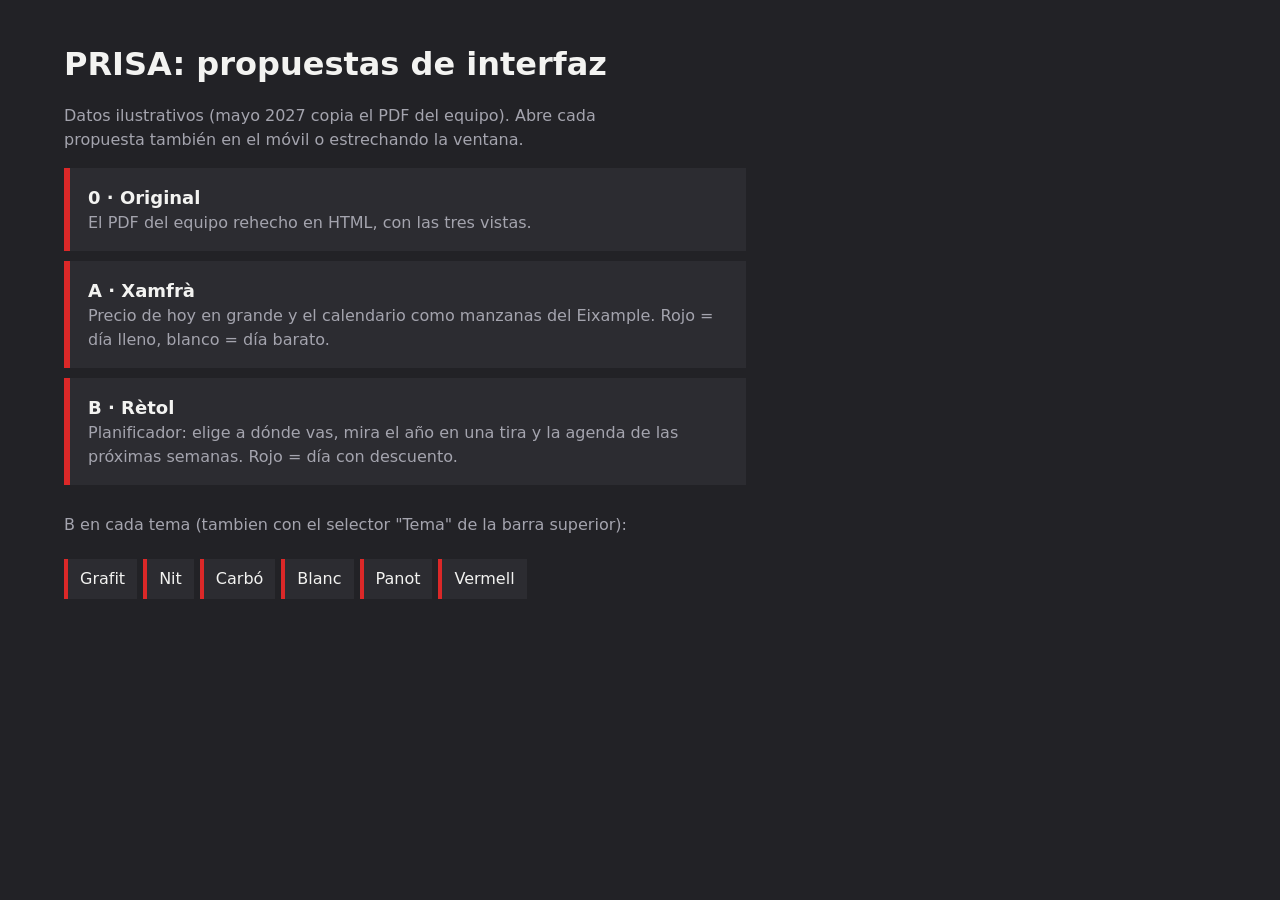
<file: frontend/mockups/index.html>
<!doctype html>
<html lang="es"><head><meta charset="utf-8"><meta name="viewport" content="width=device-width, initial-scale=1">
<title>PRISA mockups</title>
<style>
  body { margin: 0; background: #222226; color: #f3f3f1; font: 16px/1.5 system-ui, sans-serif; padding: 40px clamp(16px, 5vw, 64px); }
  h1 { margin: 0 0 6px; } p { color: #a4a4ae; max-width: 60ch; }
  a { display: block; padding: 16px 18px; margin: 10px 0; background: #2c2c31; color: inherit; text-decoration: none; max-width: 640px; border-left: 6px solid #db2828; }
  a:hover, a:focus-visible { background: #36363d; } a b { display: block; font-size: 18px; } a span { color: #a4a4ae; }
</style></head><body>
<h1>PRISA: propuestas de interfaz</h1>
<p>Datos ilustrativos (mayo 2027 copia el PDF del equipo). Abre cada propuesta también en el móvil o estrechando la ventana.</p>
<a href="00_original.html"><b>0 · Original</b><span>El PDF del equipo rehecho en HTML, con las tres vistas.</span></a>
<a href="01_xamfra.html"><b>A · Xamfrà</b><span>Precio de hoy en grande y el calendario como manzanas del Eixample. Rojo = día lleno, blanco = día barato.</span></a>
<a href="02_retol.html"><b>B · Rètol</b><span>Planificador: elige a dónde vas, mira el año en una tira y la agenda de las próximas semanas. Rojo = día con descuento.</span></a>
<p style="margin-top:28px">B en cada tema (tambien con el selector "Tema" de la barra superior):</p><a href="02_retol.html?theme=grafit" style="display:inline-block;margin:6px 6px 0 0;padding:8px 12px;border-left-width:4px">Grafit</a><a href="02_retol.html?theme=nit" style="display:inline-block;margin:6px 6px 0 0;padding:8px 12px;border-left-width:4px">Nit</a><a href="02_retol.html?theme=carbo" style="display:inline-block;margin:6px 6px 0 0;padding:8px 12px;border-left-width:4px">Carbó</a><a href="02_retol.html?theme=blanc" style="display:inline-block;margin:6px 6px 0 0;padding:8px 12px;border-left-width:4px">Blanc</a><a href="02_retol.html?theme=panot" style="display:inline-block;margin:6px 6px 0 0;padding:8px 12px;border-left-width:4px">Panot</a><a href="02_retol.html?theme=vermell" style="display:inline-block;margin:6px 6px 0 0;padding:8px 12px;border-left-width:4px">Vermell</a>
</body></html>
</file>
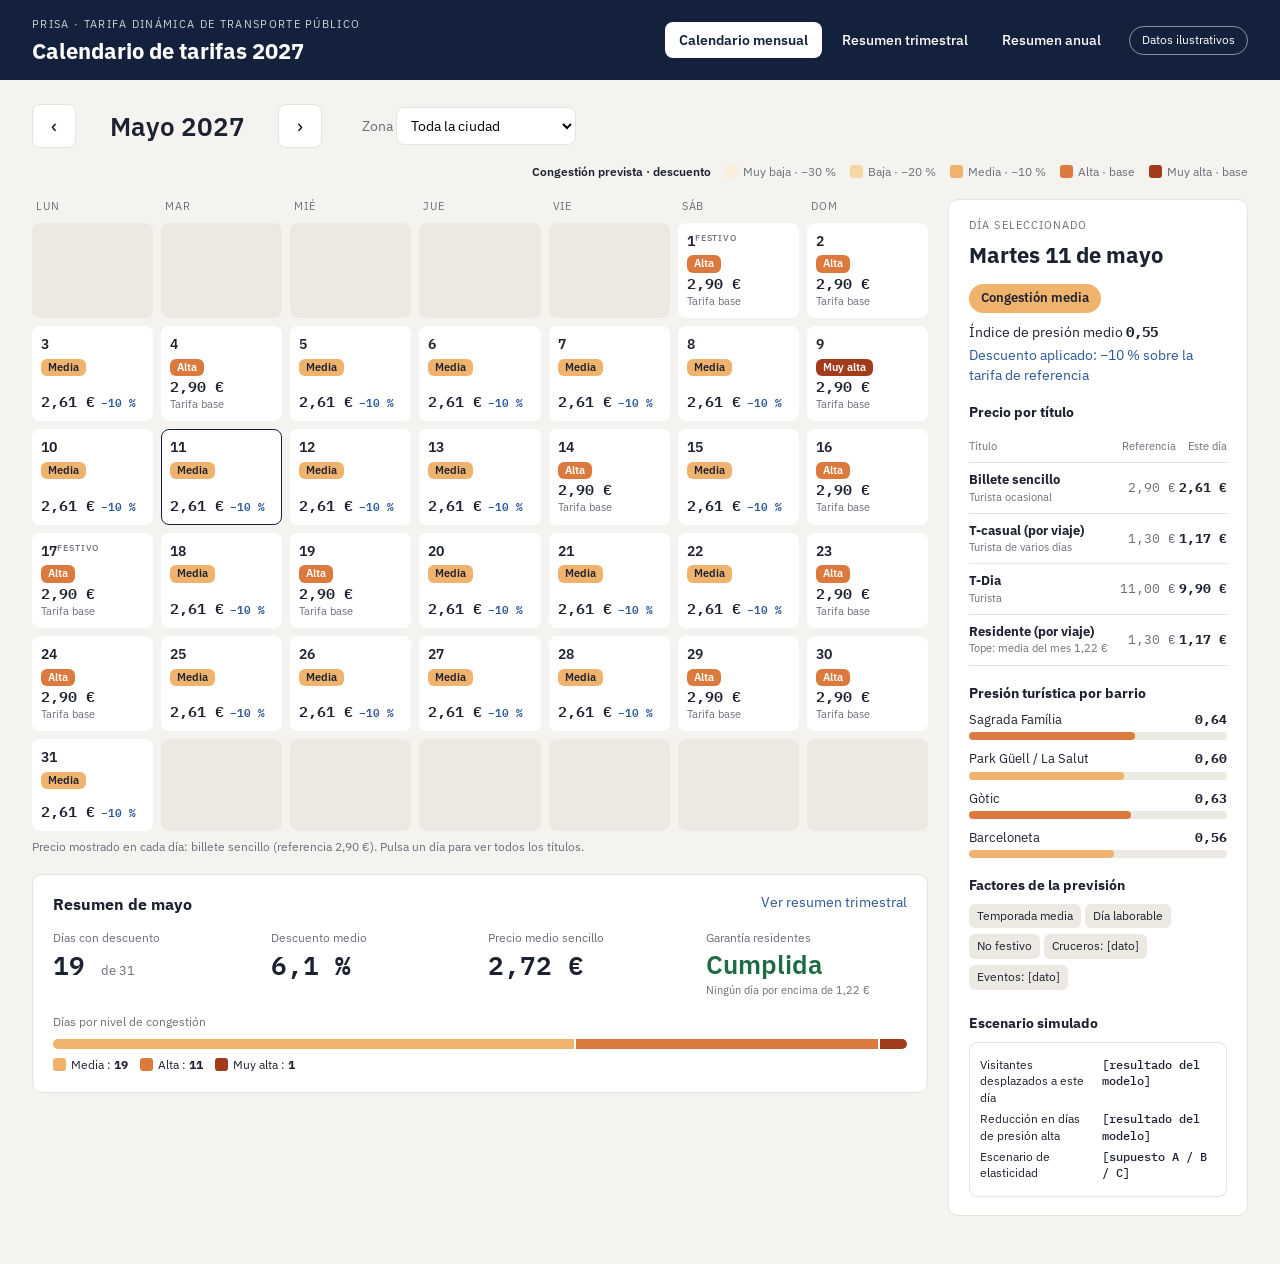
<file: frontend/mockups/00_original.html>
<!doctype html>
<html lang="es">
<head>
<meta charset="utf-8">
<meta name="viewport" content="width=device-width, initial-scale=1">
<title>PRISA · Calendario de tarifas 2027 (original)</title>
<link rel="preconnect" href="https://fonts.googleapis.com">
<link rel="stylesheet" href="https://fonts.googleapis.com/css2?family=IBM+Plex+Mono:wght@500;600&family=IBM+Plex+Sans:wght@400;500;600;700&display=swap">
<style>
  :root {
    --navy: #14213d; --bg: #f4f3ef; --card: #fff; --line: #e6e3dc; --ink: #1d2230; --muted: #6b6f7a;
    --empty: #ece9e2; --blue: #2b5797; --green: #1f6b45;
    --t-muy-baja: #fbeedd; --t-baja: #f6d8a6; --t-media: #efb36d; --t-alta: #dc7a3e; --t-muy-alta: #a23a1c;
  }
  * { box-sizing: border-box; }
  body { margin: 0; background: var(--bg); color: var(--ink); font: 14px/1.4 "IBM Plex Sans", system-ui, sans-serif; }
  .mono { font-family: "IBM Plex Mono", monospace; }
  header { background: var(--navy); color: #fff; padding: 14px 32px; display: flex; align-items: center; justify-content: space-between; gap: 16px; flex-wrap: wrap; }
  header small { letter-spacing: .12em; font-size: 11px; opacity: .8; }
  header h1 { margin: 2px 0 0; font-size: 22px; }
  nav { display: flex; gap: 6px; align-items: center; }
  nav button { background: none; border: 0; color: #fff; font: 500 14px "IBM Plex Sans"; padding: 9px 14px; border-radius: 8px; cursor: pointer; }
  nav button[aria-selected="true"] { background: #fff; color: var(--navy); font-weight: 600; }
  .pill-out { border: 1px solid rgba(255,255,255,.5); border-radius: 99px; padding: 5px 12px; font-size: 12px; margin-left: 8px; }
  main { padding: 24px 32px 48px; }
  .toolbar { display: flex; align-items: center; gap: 16px; flex-wrap: wrap; margin-bottom: 18px; }
  .arrow { width: 44px; height: 44px; border: 1px solid var(--line); background: #fff; border-radius: 8px; cursor: pointer; font-size: 18px; }
  .period { font-size: 26px; font-weight: 600; min-width: 170px; text-align: center; }
  .period small { display: block; font-size: 14px; font-weight: 400; color: var(--muted); }
  .legend { margin-left: auto; display: flex; gap: 14px; align-items: center; font-size: 12px; color: var(--muted); flex-wrap: wrap; }
  .legend b { color: var(--ink); font-weight: 600; }
  .sw { display: inline-block; width: 13px; height: 13px; border-radius: 3px; vertical-align: -2px; margin-right: 5px; }
  select { font: inherit; padding: 8px 10px; border: 1px solid var(--line); border-radius: 8px; background: #fff; min-width: 180px; }
  .layout { display: grid; grid-template-columns: 1fr 300px; gap: 20px; align-items: start; }
  .grid { display: grid; grid-template-columns: repeat(7, 1fr); gap: 8px; }
  .dow { font-size: 11px; letter-spacing: .08em; color: var(--muted); padding: 0 4px; }
  .cell { background: var(--card); border-radius: 8px; min-height: 92px; padding: 8px; border: 1.5px solid transparent; cursor: pointer; display: flex; flex-direction: column; text-align: left; font: inherit; color: inherit; }
  .cell.empty { background: var(--empty); cursor: default; }
  .cell[aria-pressed="true"] { border-color: var(--navy); }
  .cell .top { display: flex; justify-content: space-between; font-weight: 600; }
  .cell .fest { font-size: 9px; letter-spacing: .1em; color: var(--muted); font-weight: 500; }
  .tag { display: inline-block; border-radius: 6px; padding: 1px 7px; font-size: 11px; font-weight: 600; margin-top: 4px; align-self: flex-start; }
  .tag.big { font-size: 13px; padding: 5px 12px; border-radius: 99px; }
  .tier-muy-baja { background: var(--t-muy-baja); } .tier-baja { background: var(--t-baja); } .tier-media { background: var(--t-media); }
  .tier-alta { background: var(--t-alta); color: #fff; } .tier-muy-alta { background: var(--t-muy-alta); color: #fff; }
  .cell .price { margin-top: auto; font-size: 15px; font-weight: 600; }
  .cell .disc { color: var(--blue); font-size: 11px; margin-left: 6px; font-family: "IBM Plex Mono"; }
  .cell .base { font-size: 11px; color: var(--muted); }
  .note { font-size: 12px; color: var(--muted); margin: 8px 0 18px; }
  .card { background: var(--card); border-radius: 10px; padding: 18px 20px; border: 1px solid var(--line); }
  .card h3 { margin: 0 0 14px; font-size: 16px; }
  .stats { display: grid; grid-template-columns: repeat(auto-fit, minmax(150px, 1fr)); gap: 16px; }
  .stat .k { font-size: 12px; color: var(--muted); }
  .stat .v { font-size: 26px; font-weight: 600; font-family: "IBM Plex Mono"; }
  .stat .v small { font-size: 13px; color: var(--muted); font-family: "IBM Plex Sans"; font-weight: 400; }
  .stat .s { font-size: 11px; color: var(--muted); }
  .ok { color: var(--green); font-family: "IBM Plex Sans" !important; }
  .bar { display: flex; height: 10px; border-radius: 5px; overflow: hidden; gap: 2px; margin: 8px 0; }
  .side h4 { font-size: 14px; margin: 18px 0 8px; }
  .side .label { font-size: 11px; letter-spacing: .1em; color: var(--muted); }
  .side h2 { font-size: 22px; margin: 6px 0 10px; }
  .rows { width: 100%; border-collapse: collapse; font-size: 13px; }
  .rows td, .rows th { padding: 8px 0; border-bottom: 1px solid var(--line); text-align: right; }
  .rows th { font-weight: 400; color: var(--muted); font-size: 11px; }
  .rows td:first-child, .rows th:first-child { text-align: left; }
  .rows td small { display: block; color: var(--muted); font-size: 11px; }
  .meter { height: 8px; background: var(--empty); border-radius: 4px; margin: 3px 0 10px; }
  .meter i { display: block; height: 100%; border-radius: 4px; }
  .chips span { display: inline-block; background: var(--empty); border-radius: 6px; padding: 4px 8px; font-size: 12px; margin: 0 4px 6px 0; }
  .sim { border: 1px solid var(--line); border-radius: 8px; padding: 10px; font-size: 12px; }
  .sim div { display: grid; grid-template-columns: 1fr 1fr; gap: 8px; margin: 4px 0; }
  .sim b { font-family: "IBM Plex Mono"; font-weight: 500; }
  .months { display: grid; grid-template-columns: repeat(3, 1fr); gap: 16px; margin: 18px 0; }
  .months.year { grid-template-columns: repeat(5, 1fr); }
  .mini { display: grid; grid-template-columns: repeat(7, 1fr); gap: 4px; margin-top: 10px; }
  .mini span { aspect-ratio: 1.4; border-radius: 4px; display: grid; place-items: center; font-size: 12px; font-weight: 600; }
  .year .mini { gap: 3px; } .year .mini span { aspect-ratio: 1.2; font-size: 9px; }
  .mini .dl { font-size: 11px; color: var(--muted); aspect-ratio: auto; font-weight: 500; }
  .mhead { display: flex; justify-content: space-between; align-items: baseline; font-weight: 600; font-size: 16px; }
  .mhead a { font-size: 13px; font-weight: 400; color: var(--blue); cursor: pointer; }
  .mhead small { font-size: 11px; color: var(--muted); font-weight: 400; }
  .mfoot { display: flex; justify-content: space-between; font-size: 12px; border-top: 1px solid var(--line); margin-top: 14px; padding-top: 10px; }
  table.cmp { width: 100%; border-collapse: collapse; font-size: 13px; }
  table.cmp th { text-align: right; font-weight: 400; font-size: 12px; color: var(--muted); padding: 8px; border-bottom: 1px solid var(--line); }
  table.cmp td { text-align: right; padding: 12px 8px; border-bottom: 1px solid var(--line); }
  table.cmp th:nth-child(-n+2), table.cmp td:nth-child(-n+2) { text-align: left; }
  table.cmp td:nth-child(2) { width: 34%; }
  .stats.five { grid-template-columns: repeat(5, 1fr); }
  .stats.five .card { padding: 16px 18px; }
  [hidden] { display: none !important; }
  @media (max-width: 1000px) {
    .layout { grid-template-columns: 1fr; } .months, .months.year, .stats.five { grid-template-columns: repeat(2, 1fr); }
    main, header { padding-left: 16px; padding-right: 16px; } .cell { min-height: 74px; padding: 5px; } .cell .tag { display: none; }
  }
</style>
</head>
<body>
<header>
  <div><small>PRISA · TARIFA DINÁMICA DE TRANSPORTE PÚBLICO</small><h1>Calendario de tarifas 2027</h1></div>
  <nav role="tablist">
    <button role="tab" data-view="month" aria-selected="true">Calendario mensual</button>
    <button role="tab" data-view="quarter" aria-selected="false">Resumen trimestral</button>
    <button role="tab" data-view="year" aria-selected="false">Resumen anual</button>
    <span class="pill-out">Datos ilustrativos</span>
  </nav>
</header>
<main>
  <section id="v-month"></section>
  <section id="v-quarter" hidden></section>
  <section id="v-year" hidden></section>
</main>
<script src="data.js"></script>
<script>
const P = PRISA;
const state = { view: "month", month: 4, quarter: 1, zone: "city", sel: P.todayIndex() };
const legend = () => `<div class="legend"><b>Congestión prevista · descuento</b>${P.TIERS.map(t =>
  `<span><i class="sw tier-${t.key}"></i>${t.name} · ${t.discount ? "−" + t.discount * 100 + " %" : "base"}</span>`).join("")}</div>`;
const stackBar = (s) => `<div class="bar">${s.byTier.filter(b => b.n).map(b => `<i class="tier-${b.tier.key}" style="flex:${b.n}"></i>`).join("")}</div>`;

function renderMonth() {
  const list = P.monthDays(state.zone, state.month);
  if (P.days(state.zone)[state.sel].month !== state.month) state.sel = list[0].i;
  const sel = P.days(state.zone)[state.sel];
  const s = P.summary(list);
  const lead = list[0].wd;
  let cells = P.WEEKDAYS.map(w => `<div class="dow">${w.slice(0, 3).toUpperCase()}</div>`).join("");
  for (let k = 0; k < lead; k++) cells += `<div class="cell empty"></div>`;
  for (const d of list) {
    const pr = P.price(2.9, d.discount);
    cells += `<button class="cell" aria-pressed="${d.i === sel.i}" data-i="${d.i}">
      <span class="top"><span>${d.day}</span>${d.holiday ? '<span class="fest">FESTIVO</span>' : ""}</span>
      <span class="tag tier-${d.tier.key}">${d.tier.name}</span>
      <span class="price mono">${P.eur(pr)}${d.discount ? `<span class="disc">−${d.discount * 100} %</span>` : ""}</span>
      ${d.discount ? "" : '<span class="base">Tarifa base</span>'}</button>`;
  }
  const trail = (7 - (lead + list.length) % 7) % 7;
  for (let k = 0; k < trail; k++) cells += `<div class="cell empty"></div>`;
  const prices = P.productPrices(sel, state.zone);
  const cap = P.residentCap(state.zone, state.month);
  document.getElementById("v-month").innerHTML = `
    <div class="toolbar">
      <button class="arrow" data-step="-1" aria-label="Mes anterior">‹</button>
      <div class="period">${P.cap(P.MONTHS[state.month])} 2027</div>
      <button class="arrow" data-step="1" aria-label="Mes siguiente">›</button>
      <label style="margin-left:24px;color:var(--muted)">Zona <select id="zone">${P.ZONES.map(z => `<option value="${z.id}" ${z.id === state.zone ? "selected" : ""}>${z.name}</option>`).join("")}</select></label>
      ${legend()}
    </div>
    <div class="layout">
      <div>
        <div class="grid">${cells}</div>
        <p class="note">Precio mostrado en cada día: billete sencillo (referencia 2,90 €). Pulsa un día para ver todos los títulos.</p>
        <div class="card">
          <div style="display:flex;justify-content:space-between"><h3>Resumen de ${P.MONTHS[state.month]}</h3><a style="color:var(--blue);cursor:pointer" data-goto="quarter">Ver resumen trimestral</a></div>
          <div class="stats">
            <div class="stat"><div class="k">Días con descuento</div><div class="v">${s.discounted} <small>de ${s.n}</small></div></div>
            <div class="stat"><div class="k">Descuento medio</div><div class="v">${P.pct(s.meanDiscount, 1)}</div></div>
            <div class="stat"><div class="k">Precio medio sencillo</div><div class="v">${P.eur(s.meanSingle)}</div></div>
            <div class="stat"><div class="k">Garantía residentes</div><div class="v ok">Cumplida</div><div class="s">Ningún día por encima de ${P.eur(cap)}</div></div>
          </div>
          <div class="k" style="font-size:12px;color:var(--muted);margin-top:16px">Días por nivel de congestión</div>
          ${stackBar(s)}
          <div style="font-size:12px">${s.byTier.filter(b => b.n).map(b => `<span style="margin-right:12px"><i class="sw tier-${b.tier.key}"></i>${b.tier.name} : <b>${b.n}</b></span>`).join("")}</div>
        </div>
      </div>
      <aside class="card side">
        <div class="label">DÍA SELECCIONADO</div>
        <h2>${P.cap(P.longDate(sel))}</h2>
        <span class="tag big tier-${sel.tier.key}">Congestión ${sel.tier.name.toLowerCase()}</span>
        <p style="margin:10px 0 4px">Índice de presión medio <b class="mono">${sel.p.toFixed(2).replace(".", ",")}</b></p>
        <p style="color:var(--blue);margin:0">${sel.discount ? `Descuento aplicado: −${sel.discount * 100} % sobre la tarifa de referencia` : "Tarifa de referencia: sin descuento"}</p>
        <h4>Precio por título</h4>
        <table class="rows"><tr><th>Título</th><th>Referencia</th><th>Este día</th></tr>
          ${prices.map(p => `<tr><td><b>${p.name}</b><small>${p.capped ? "Tope: media del mes " + P.eur(cap) : p.who}</small></td><td class="mono" style="color:var(--muted)">${P.eur(p.ref)}</td><td class="mono"><b>${P.eur(p.value)}</b></td></tr>`).join("")}
        </table>
        <h4>Presión turística por barrio</h4>
        ${P.hotspots(sel).filter(h => h.id !== "barceloneta" || true).slice(0, 4).map(h => `<div style="display:flex;justify-content:space-between;font-size:13px"><span>${h.name}</span><b class="mono">${h.p.toFixed(2).replace(".", ",")}</b></div><div class="meter"><i class="tier-${P.tierOf(h.p).key}" style="width:${h.p * 100}%"></i></div>`).join("")}
        <h4>Factores de la previsión</h4>
        <div class="chips">${P.factors(sel).map(f => `<span>${f}</span>`).join("")}<span>Cruceros: [dato]</span><span>Eventos: [dato]</span></div>
        <h4>Escenario simulado</h4>
        <div class="sim"><div><span>Visitantes desplazados a este día</span><b>[resultado del modelo]</b></div><div><span>Reducción en días de presión alta</span><b>[resultado del modelo]</b></div><div><span>Escenario de elasticidad</span><b>[supuesto A / B / C]</b></div></div>
      </aside>
    </div>`;
}

function miniMonth(m, year) {
  const list = P.monthDays(state.zone, m);
  const s = P.summary(list);
  let cells = P.WD_SHORT.map(w => `<span class="dl">${w}</span>`).join("");
  for (let k = 0; k < list[0].wd; k++) cells += "<span></span>";
  cells += list.map(d => `<span class="tier-${d.tier.key}">${d.day}</span>`).join("");
  return `<div class="card">
    <div class="mhead"><span>${P.cap(P.MONTHS[m])}</span>${year ? `<small>${s.discounted} días con desc.</small>` : `<a data-open="${m}">Abrir mes</a>`}</div>
    <div class="mini">${cells}</div>
    ${year ? "" : `<div class="mfoot"><span>Con descuento <b>${s.discounted}</b></span><span>Desc. medio <b>${P.pct(s.meanDiscount, 1)}</b></span><span>Sencillo <b>${P.eur(s.meanSingle)}</b></span></div>`}
  </div>`;
}
function statCards(cards) {
  return `<div class="stats five">${cards.map(([k, v, s, cls]) => `<div class="card stat"><div class="k">${k}</div><div class="v ${cls || ""}">${v}</div>${s ? `<div class="s">${s}</div>` : ""}</div>`).join("")}</div>`;
}
const QNAMES = ["1.er trimestre", "2.º trimestre", "3.er trimestre", "4.º trimestre"];
function renderQuarter() {
  const ms = [0, 1, 2].map(k => state.quarter * 3 + k);
  const list = ms.flatMap(m => P.monthDays(state.zone, m));
  const s = P.summary(list);
  document.getElementById("v-quarter").innerHTML = `
    <div class="toolbar"><button class="arrow" data-qstep="-1" aria-label="Trimestre anterior">‹</button>
      <div class="period">${QNAMES[state.quarter]} 2027<small>${P.cap(P.MONTHS[ms[0]])} – ${P.MONTHS[ms[2]]}</small></div>
      <button class="arrow" data-qstep="1" aria-label="Trimestre siguiente">›</button>${legend()}</div>
    ${statCards([["Días con descuento", `${s.discounted} <small>de ${s.n}</small>`], ["Descuento medio", P.pct(s.meanDiscount, 1)],
      ["Precio medio sencillo", P.eur(s.meanSingle), "Referencia 2,90 €"], ["Precio medio T-casual / viaje", P.eur(s.meanCasual), "Referencia 1,30 €"],
      ["Garantía residentes", "Cumplida", `${s.n} de ${s.n} días`, "ok"]])}
    <div class="months">${ms.map(m => miniMonth(m)).join("")}</div>
    <div class="card"><h3>Comparativa por mes</h3><table class="cmp"><tr><th>Mes</th><th>Días por nivel de congestión</th><th>Días con descuento</th><th>Sencillo medio</th><th>T-casual medio</th><th>T-Dia medio</th></tr>
    ${ms.map(m => { const x = P.summary(P.monthDays(state.zone, m)); return `<tr><td><b>${P.cap(P.MONTHS[m])}</b></td><td>${stackBar(x)}</td><td>${x.discounted} / ${x.n}</td><td class="mono">${P.eur(x.meanSingle)}</td><td class="mono">${P.eur(x.meanCasual)}</td><td class="mono">${P.eur(x.meanDia)}</td></tr>`; }).join("")}</table></div>`;
}
function renderYear() {
  const all = P.days(state.zone);
  const s = P.summary(all);
  document.getElementById("v-year").innerHTML = `
    <div class="toolbar"><button class="arrow" disabled>‹</button><div class="period">2027</div><button class="arrow" disabled>›</button>${legend()}</div>
    ${statCards([["Días con descuento", `${s.discounted} <small>de 365</small>`], ["Descuento medio anual", P.pct(s.meanDiscount, 1)],
      ["Precio medio sencillo", P.eur(s.meanSingle), "Referencia 2,90 €"], ["Días a tarifa de referencia", s.atReference, "Congestión alta o muy alta"],
      ["Garantía residentes", "Cumplida", "12 de 12 meses", "ok"]])}
    <div class="months year">${[...Array(12).keys()].map(m => miniMonth(m, true)).join("")}</div>
    <div class="card"><div style="display:flex;justify-content:space-between"><h3>Por trimestre</h3><a style="color:var(--blue);cursor:pointer" data-goto="quarter">Ver detalle trimestral</a></div><table class="cmp"><tr><th>Trimestre</th><th>Días por nivel de congestión</th><th>Días con descuento</th><th>Descuento medio</th><th>Sencillo medio</th></tr>
    ${[0, 1, 2, 3].map(q => { const x = P.summary(all.filter(d => Math.floor(d.month / 3) === q)); return `<tr><td><b>${QNAMES[q]}</b></td><td>${stackBar(x)}</td><td>${x.discounted} / ${x.n}</td><td>${P.pct(x.meanDiscount, 1)}</td><td class="mono">${P.eur(x.meanSingle)}</td></tr>`; }).join("")}</table></div>`;
}
function render() {
  for (const v of ["month", "quarter", "year"]) document.getElementById("v-" + v).hidden = v !== state.view;
  document.querySelectorAll("nav button").forEach(b => b.setAttribute("aria-selected", b.dataset.view === state.view));
  ({ month: renderMonth, quarter: renderQuarter, year: renderYear })[state.view]();
}
document.addEventListener("click", (e) => {
  const t = e.target.closest("[data-view],[data-i],[data-step],[data-qstep],[data-open],[data-goto]");
  if (!t) return;
  if (t.dataset.view) state.view = t.dataset.view;
  if (t.dataset.i) state.sel = +t.dataset.i;
  if (t.dataset.step) state.month = Math.min(11, Math.max(0, state.month + +t.dataset.step));
  if (t.dataset.qstep) state.quarter = Math.min(3, Math.max(0, state.quarter + +t.dataset.qstep));
  if (t.dataset.open) { state.month = +t.dataset.open; state.view = "month"; }
  if (t.dataset.goto) { state.view = t.dataset.goto; state.quarter = Math.floor(state.month / 3); }
  render();
});
document.addEventListener("change", (e) => { if (e.target.id === "zone") { state.zone = e.target.value; render(); } });
render();
</script>
</body>
</html>
</file>
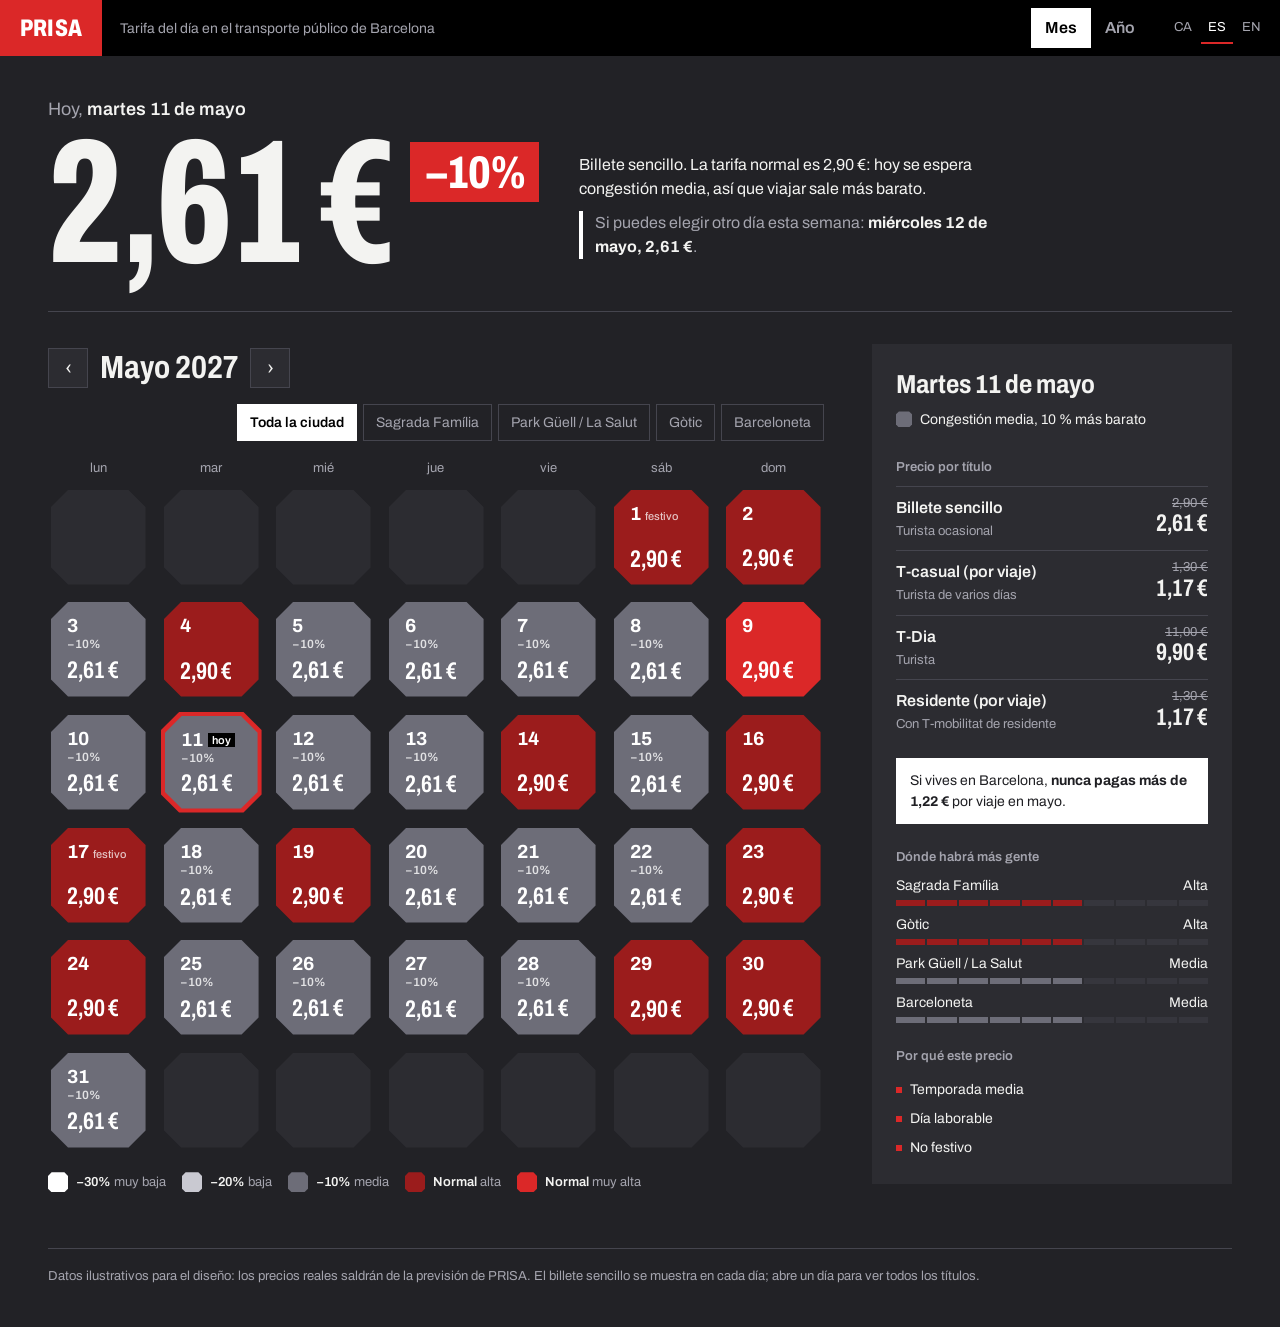
<file: frontend/mockups/01_xamfra.html>
<!doctype html>
<html lang="es">
<head>
<meta charset="utf-8">
<meta name="viewport" content="width=device-width, initial-scale=1">
<title>PRISA · Xamfrà</title>
<link rel="preconnect" href="https://fonts.googleapis.com">
<link rel="stylesheet" href="https://fonts.googleapis.com/css2?family=Archivo:wdth,wght@62..125,300..900&display=swap">
<style>
  :root {
    --bg: #222226; --surface: #2c2c31; --raise: #36363d; --line: #45454e; --ink: #f3f3f1; --muted: #a4a4ae;
    --red: #db2828; --red-deep: #9b1c1c; --black: #000; --white: #fff;
    --t-muy-baja: #ffffff; --t-baja: #c9c9d1; --t-media: #6d6d78; --t-alta: #9b1c1c; --t-muy-alta: #db2828;
    --chamfer: polygon(18% 0, 82% 0, 100% 18%, 100% 82%, 82% 100%, 18% 100%, 0 82%, 0 18%);
    --gap: clamp(5px, 1vw, 12px);
  }
  * { box-sizing: border-box; }
  html { background: var(--bg); }
  body { margin: 0; color: var(--ink); font: 400 16px/1.5 "Archivo", system-ui, sans-serif; font-stretch: 100%; }
  button { font: inherit; color: inherit; }
  :focus-visible { outline: 3px solid var(--white); outline-offset: 3px; }

  /* top bar: Ajuntament-style black strip with a red block */
  .bar { background: var(--black); display: flex; align-items: stretch; min-height: 56px; }
  .brand { background: var(--red); color: var(--white); display: flex; align-items: center; padding: 0 20px; font-weight: 800; font-stretch: 75%; font-size: 24px; letter-spacing: .01em; }
  .bar .what { display: flex; align-items: center; padding: 0 18px; color: var(--muted); font-size: 14px; }
  .bar .right { margin-left: auto; display: flex; align-items: center; gap: 4px; padding-right: 12px; }
  .seg button { background: none; border: 0; padding: 8px 14px; cursor: pointer; color: var(--muted); font-weight: 600; }
  .seg button[aria-pressed="true"] { background: var(--white); color: var(--black); }
  .lang { display: flex; gap: 2px; margin-left: 14px; }
  .lang button { background: none; border: 0; color: var(--muted); padding: 6px 7px; cursor: pointer; font-size: 13px; }
  .lang button[aria-pressed="true"] { color: var(--white); box-shadow: inset 0 -2px 0 var(--red); }

  .wrap { max-width: 1320px; margin: 0 auto; padding: 0 clamp(16px, 4vw, 48px); }

  /* today */
  .today { display: grid; grid-template-columns: auto 1fr; gap: 8px 40px; align-items: end; padding: 40px 0 36px; border-bottom: 1px solid var(--line); }
  .today .when { grid-column: 1 / -1; font-size: 18px; color: var(--muted); }
  .today .when b { color: var(--ink); font-weight: 600; }
  .price-xl { font-weight: 800; font-stretch: 62%; font-size: clamp(88px, 14vw, 176px); line-height: .82; letter-spacing: -.01em; font-variant-numeric: tabular-nums; display: flex; align-items: flex-start; gap: 14px; }
  .price-xl .cut { font-size: .26em; background: var(--red); color: var(--white); padding: .18em .3em .12em; line-height: 1; font-stretch: 75%; margin-top: .25em; }
  .today .facts { max-width: 46ch; padding-bottom: 6px; }
  .today .facts p { margin: 0 0 10px; }
  .today .best { border-left: 4px solid var(--white); padding-left: 12px; color: var(--muted); }
  .today .best b { color: var(--ink); }

  /* calendar + detail */
  .main { display: grid; grid-template-columns: minmax(0, 1fr) 360px; gap: 48px; padding: 32px 0 56px; align-items: start; }
  .cal-head { display: flex; align-items: center; gap: 12px; flex-wrap: wrap; margin-bottom: 18px; }
  .cal-head h2 { margin: 0; font-size: 32px; font-weight: 700; font-stretch: 80%; min-width: 7.5ch; }
  .step { width: 40px; height: 40px; border: 1px solid var(--line); background: var(--surface); cursor: pointer; font-size: 20px; }
  .step:disabled { opacity: .35; cursor: default; }
  .zones { display: flex; gap: 6px; flex-wrap: wrap; margin-left: auto; }
  .zones button { border: 1px solid var(--line); background: none; padding: 7px 12px; cursor: pointer; font-size: 14px; color: var(--muted); }
  .zones button[aria-pressed="true"] { background: var(--white); color: var(--black); border-color: var(--white); font-weight: 600; }

  .dows, .grid { display: grid; grid-template-columns: repeat(7, minmax(0, 1fr)); gap: var(--gap); }
  .dows { margin-bottom: 8px; color: var(--muted); font-size: 13px; text-align: center; }
  .cell { aspect-ratio: 1; padding: 3px; clip-path: var(--chamfer); background: transparent; border: 0; cursor: pointer; position: relative; }
  .cell[aria-pressed="true"] { background: var(--red); }
  .cell.empty { cursor: default; }
  .face { position: absolute; inset: 3px; clip-path: var(--chamfer); display: grid; grid-template-rows: auto 1fr auto; padding: 14% 16%; text-align: left; transition: background-color .35s, color .35s; }
  .cell.empty .face { background: var(--surface); }
  .face .n { font-weight: 700; font-size: clamp(13px, 1.6vw, 19px); line-height: 1; }
  .face .n small { font-weight: 500; font-size: 11px; margin-left: 4px; opacity: .75; }
  .face .pr { align-self: end; font-weight: 700; font-stretch: 70%; font-size: clamp(13px, 1.9vw, 24px); line-height: 1; font-variant-numeric: tabular-nums; }
  .face .pc { font-size: 12px; font-weight: 600; opacity: .8; }
  .cell[aria-pressed="true"] .face { inset: 4px; }
  .is-today .n::after { content: "hoy"; font-size: 11px; font-weight: 600; margin-left: 5px; background: var(--black); color: var(--white); padding: 1px 4px; vertical-align: 2px; }
  .muy-baja { background: var(--t-muy-baja); color: #1f1f23; } .baja { background: var(--t-baja); color: #1f1f23; }
  .media { background: var(--t-media); color: var(--white); } .alta { background: var(--t-alta); color: var(--white); } .muy-alta { background: var(--t-muy-alta); color: var(--white); }

  .scale { display: flex; gap: 6px; margin-top: 22px; flex-wrap: wrap; }
  .scale div { display: flex; align-items: center; gap: 8px; font-size: 13px; color: var(--muted); margin-right: 10px; }
  .scale i { width: 20px; height: 20px; clip-path: var(--chamfer); display: block; }
  .scale b { color: var(--ink); font-weight: 600; }

  /* the Cerdà build: blocks appear in a diagonal sweep, once, on load */
  @media (prefers-reduced-motion: no-preference) {
    .build .cell { animation: lay .5s cubic-bezier(.2, .7, .2, 1) both; animation-delay: calc(var(--k) * 28ms); }
    @keyframes lay { from { opacity: 0; transform: scale(.6); } }
  }

  aside { background: var(--surface); padding: 26px 24px 22px; position: sticky; top: 16px; }
  aside h3 { margin: 0; font-size: 26px; font-weight: 700; font-stretch: 85%; line-height: 1.1; }
  .chip { display: inline-flex; align-items: center; gap: 8px; margin: 10px 0 2px; font-size: 14px; }
  .chip i { width: 16px; height: 16px; clip-path: var(--chamfer); }
  aside h4 { font-size: 13px; font-weight: 600; color: var(--muted); margin: 24px 0 8px; }
  .titles { list-style: none; margin: 0; padding: 0; }
  .titles li { display: grid; grid-template-columns: 1fr auto; padding: 9px 0; border-top: 1px solid var(--line); gap: 2px 12px; }
  .titles .nm { font-weight: 600; }
  .titles .who { font-size: 13px; color: var(--muted); grid-column: 1; }
  .titles .v { grid-row: 1 / span 2; grid-column: 2; text-align: right; font-weight: 700; font-stretch: 70%; font-size: 24px; line-height: 1.1; font-variant-numeric: tabular-nums; }
  .titles .v s { display: block; font-size: 13px; font-weight: 400; font-stretch: 100%; color: var(--muted); }
  .promise { background: var(--white); color: #1f1f23; padding: 12px 14px; margin-top: 14px; font-size: 14px; }
  .promise b { font-weight: 700; }
  .spots div { display: grid; grid-template-columns: 1fr auto; font-size: 14px; margin-bottom: 8px; }
  .spots .m { grid-column: 1 / -1; display: grid; grid-template-columns: repeat(10, 1fr); gap: 2px; margin-top: 4px; }
  .spots .m span { height: 6px; background: var(--raise); }
  .why { margin: 0; padding: 0; list-style: none; font-size: 14px; }
  .why li { padding: 4px 0 4px 14px; position: relative; }
  .why li::before { content: ""; position: absolute; left: 0; top: 12px; width: 6px; height: 6px; background: var(--red); }

  /* year view: twelve small grids, like the Eixample from above */
  .year-stats { display: flex; gap: 48px; flex-wrap: wrap; margin: 4px 0 28px; }
  .year-stats div { font-size: 14px; color: var(--muted); }
  .year-stats b { display: block; color: var(--ink); font-size: 44px; font-weight: 800; font-stretch: 65%; line-height: 1; }
  .months { display: grid; grid-template-columns: repeat(4, minmax(0, 1fr)); gap: 32px 28px; }
  .month { background: none; border: 0; padding: 0; text-align: left; cursor: pointer; display: flex; flex-direction: column; justify-content: flex-start; align-self: start; width: 100%; }
  .month .grid { display: grid; }
  .month h4 { margin: 0 0 8px; display: flex; justify-content: space-between; font-size: 17px; font-weight: 700; }
  .month h4 small { font-size: 13px; color: var(--muted); font-weight: 400; }
  .month .grid { gap: 3px; }
  .month .face { inset: 0; padding: 0; }
  .month .cell { padding: 0; }
  .month:hover h4 { text-decoration: underline; text-decoration-color: var(--red); text-decoration-thickness: 3px; }

  footer { border-top: 1px solid var(--line); padding: 18px 0 40px; color: var(--muted); font-size: 13px; }
  [hidden] { display: none !important; }

  @media (max-width: 1060px) { .main { grid-template-columns: 1fr; } aside { position: static; } .months { grid-template-columns: repeat(3, 1fr); } }
  @media (max-width: 640px) {
    .bar .what { display: none; } .lang { display: none; } .brand { font-size: 20px; padding: 0 14px; }
    .today { grid-template-columns: 1fr; padding-top: 24px; } .zones { margin-left: 0; }
    .face { padding: 16% 14%; } .face .pr { display: none; } .face .n small { display: none; }
    .is-today .n::after { content: none; }
    .is-today .n { text-decoration: underline; text-decoration-thickness: 3px; text-underline-offset: 3px; }
    .months { grid-template-columns: repeat(2, 1fr); gap: 22px 16px; }
    .cal-head h2 { font-size: 26px; }
  }
</style>
</head>
<body>
<div class="bar">
  <div class="brand">PRISA</div>
  <div class="what">Tarifa del día en el transporte público de Barcelona</div>
  <div class="right">
    <div class="seg" role="group" aria-label="Vista">
      <button data-view="month" aria-pressed="true">Mes</button><button data-view="year" aria-pressed="false">Año</button>
    </div>
    <div class="lang" role="group" aria-label="Idioma"><button aria-pressed="false">CA</button><button aria-pressed="true">ES</button><button aria-pressed="false">EN</button></div>
  </div>
</div>

<div class="wrap">
  <section class="today" id="today" aria-live="polite"></section>
  <section class="main" id="v-month">
    <div>
      <div class="cal-head">
        <button class="step" data-step="-1" aria-label="Mes anterior">‹</button>
        <h2 id="mname"></h2>
        <button class="step" data-step="1" aria-label="Mes siguiente">›</button>
        <div class="zones" role="group" aria-label="Zona" id="zones"></div>
      </div>
      <div class="dows" aria-hidden="true"></div>
      <div class="grid build" id="grid"></div>
      <div class="scale" id="scale"></div>
    </div>
    <aside id="detail" aria-live="polite"></aside>
  </section>
  <section id="v-year" hidden style="padding:32px 0 56px"></section>
  <footer>Datos ilustrativos para el diseño: los precios reales saldrán de la previsión de PRISA. El billete sencillo se muestra en cada día; abre un día para ver todos los títulos.</footer>
</div>

<script src="data.js"></script>
<script>
const P = PRISA;
const state = { view: "month", month: 4, zone: "city", sel: P.todayIndex() };
const tIdx = P.todayIndex();
const $ = (id) => document.getElementById(id);
const short = (x) => x.toFixed(2).replace(".", ",");

function bestThisWeek(days, from) {
  const week = days.slice(from + 1, from + 8);
  return week.reduce((b, d) => (d.discount > b.discount || (d.discount === b.discount && d.p < b.p) ? d : b), week[0]);
}

function renderToday() {
  const days = P.days(state.zone);
  const d = days[tIdx];
  const pr = P.price(2.9, d.discount);
  const best = bestThisWeek(days, tIdx);
  const zone = P.ZONES.find((z) => z.id === state.zone).name;
  $("today").innerHTML = `
    <div class="when">Hoy, <b>${P.longDate(d)}</b>${state.zone === "city" ? "" : ` · ${zone}`}</div>
    <div class="price-xl" aria-label="Billete sencillo hoy: ${P.eur(pr)}">${short(pr)}<span>€</span>${d.discount ? `<span class="cut">−${d.discount * 100}%</span>` : ""}</div>
    <div class="facts">
      <p>Billete sencillo. ${d.discount ? `La tarifa normal es 2,90 €: hoy se espera congestión ${d.tier.name.toLowerCase()}, así que viajar sale más barato.` : `Hoy se espera congestión ${d.tier.name.toLowerCase()}: se paga la tarifa normal.`}</p>
      <p class="best">Si puedes elegir otro día esta semana: <b>${P.longDate(best)}, ${P.eur(P.price(2.9, best.discount))}</b>.</p>
    </div>`;
}

function face(d, extra = "") {
  const pr = P.price(2.9, d.discount);
  return `<span class="face ${d.tier.key}"><span class="n">${d.day}${d.holiday ? "<small>festivo</small>" : ""}</span><span class="pc">${d.discount ? "−" + d.discount * 100 + "%" : ""}</span><span class="pr">${short(pr)} €</span>${extra}</span>`;
}

function renderMonth() {
  const days = P.days(state.zone);
  const list = P.monthDays(state.zone, state.month);
  if (days[state.sel].month !== state.month) state.sel = list[0].i;
  $("mname").textContent = `${P.cap(P.MONTHS[state.month])} 2027`;
  document.querySelector("[data-step='-1']").disabled = state.month === 0;
  document.querySelector("[data-step='1']").disabled = state.month === 11;
  document.querySelector(".dows").innerHTML = P.WD_ABBR.map((w) => `<span>${w}</span>`).join("");
  let html = "", k = 0;
  const lead = list[0].wd, total = Math.ceil((lead + list.length) / 7) * 7;
  for (let c = 0; c < total; c++) {
    const d = list[c - lead];
    const row = Math.floor(c / 7), col = c % 7;
    const kk = row + col;  // diagonal sweep order
    if (!d) { html += `<span class="cell empty" style="--k:${kk}" aria-hidden="true"><span class="face"></span></span>`; continue; }
    const pr = P.price(2.9, d.discount);
    html += `<button class="cell ${d.i === tIdx ? "is-today" : ""}" style="--k:${kk}" data-i="${d.i}" aria-pressed="${d.i === state.sel}"
      aria-label="${P.longDate(d)}: ${P.eur(pr)}, congestión ${d.tier.name.toLowerCase()}${d.holiday ? ", festivo" : ""}">${face(d)}</button>`;
  }
  $("grid").innerHTML = html;
  $("zones").innerHTML = P.ZONES.map((z) => `<button data-zone="${z.id}" aria-pressed="${z.id === state.zone}">${z.name}</button>`).join("");
  $("scale").innerHTML = P.TIERS.map((t) => `<div><i class="${t.key}"></i><span><b>${t.discount ? "−" + t.discount * 100 + "%" : "Normal"}</b> ${t.name.toLowerCase()}</span></div>`).join("");
  renderDetail();
}

function renderDetail() {
  const d = P.days(state.zone)[state.sel];
  const prices = P.productPrices(d, state.zone);
  const cap = P.residentCap(state.zone, d.month);
  $("detail").innerHTML = `
    <h3>${P.cap(P.longDate(d))}</h3>
    <div class="chip"><i class="${d.tier.key}"></i>Congestión ${d.tier.name.toLowerCase()}${d.discount ? `, ${d.discount * 100} % más barato` : ", tarifa normal"}</div>
    <h4>Precio por título</h4>
    <ul class="titles">${prices.map((p) => `<li><span class="nm">${p.name}</span><span class="v">${d.discount ? `<s>${P.eur(p.ref)}</s>` : ""}${P.eur(p.value)}</span><span class="who">${p.capped ? "Con T-mobilitat de residente" : p.who}</span></li>`).join("")}</ul>
    <div class="promise">Si vives en Barcelona, <b>nunca pagas más de ${P.eur(cap)}</b> por viaje en ${P.MONTHS[d.month]}.</div>
    <h4>Dónde habrá más gente</h4>
    <div class="spots">${P.hotspots(d).sort((a, b) => b.p - a.p).map((h) => {
      const n = Math.round(h.p * 10);
      return `<div><span>${h.name}</span><span>${P.tierOf(h.p).name}</span><span class="m" aria-hidden="true">${[...Array(10)].map((_, j) => `<span ${j < n ? `style="background:var(--t-${P.tierOf(h.p).key})"` : ""}></span>`).join("")}</span></div>`;
    }).join("")}</div>
    <h4>Por qué este precio</h4>
    <ul class="why">${P.factors(d).map((f) => `<li>${f}</li>`).join("")}</ul>`;
}

function renderYear() {
  const all = P.days(state.zone);
  const s = P.summary(all);
  const months = [...Array(12).keys()].map((m) => {
    const list = P.monthDays(state.zone, m);
    const ms = P.summary(list);
    let cells = "";
    for (let k = 0; k < list[0].wd; k++) cells += `<span class="cell empty" aria-hidden="true"><span class="face"></span></span>`;
    cells += list.map((d) => `<span class="cell" aria-hidden="true"><span class="face ${d.tier.key}"></span></span>`).join("");
    return `<button class="month" data-open="${m}" aria-label="Abrir ${P.MONTHS[m]}: ${ms.discounted} días con descuento">
      <h4>${P.cap(P.MONTHS[m])}<small>${ms.discounted} días más baratos</small></h4><span class="grid">${cells}</span></button>`;
  }).join("");
  $("v-year").innerHTML = `
    <div class="cal-head"><h2>2027</h2><div class="zones" role="group" aria-label="Zona">${P.ZONES.map((z) => `<button data-zone="${z.id}" aria-pressed="${z.id === state.zone}">${z.name}</button>`).join("")}</div></div>
    <div class="year-stats">
      <div><b>${s.discounted}</b>días con descuento</div>
      <div><b>${P.pct(s.meanDiscount, 1)}</b>descuento medio</div>
      <div><b>${P.eur(s.meanSingle)}</b>billete sencillo de media</div>
    </div>
    <div class="months">${months}</div>
    <div class="scale">${P.TIERS.map((t) => `<div><i class="${t.key}"></i><span><b>${t.discount ? "−" + t.discount * 100 + "%" : "Normal"}</b> ${t.name.toLowerCase()}</span></div>`).join("")}</div>`;
}

function render() {
  $("v-month").hidden = state.view !== "month";
  $("v-year").hidden = state.view !== "year";
  document.querySelectorAll("[data-view]").forEach((b) => b.setAttribute("aria-pressed", b.dataset.view === state.view));
  renderToday();
  state.view === "month" ? renderMonth() : renderYear();
}

document.addEventListener("click", (e) => {
  const t = e.target.closest("[data-view],[data-i],[data-step],[data-zone],[data-open]");
  if (!t) return;
  $("grid").classList.remove("build");
  if (t.dataset.view) state.view = t.dataset.view;
  if (t.dataset.i) { state.sel = +t.dataset.i; document.querySelectorAll(".grid .cell[data-i]").forEach((c) => c.setAttribute("aria-pressed", c === t)); renderDetail(); return; }
  if (t.dataset.step) state.month = Math.min(11, Math.max(0, state.month + +t.dataset.step));
  if (t.dataset.zone) state.zone = t.dataset.zone;
  if (t.dataset.open) { state.month = +t.dataset.open; state.view = "month"; }
  render();
});
render();
</script>
</body>
</html>
</file>
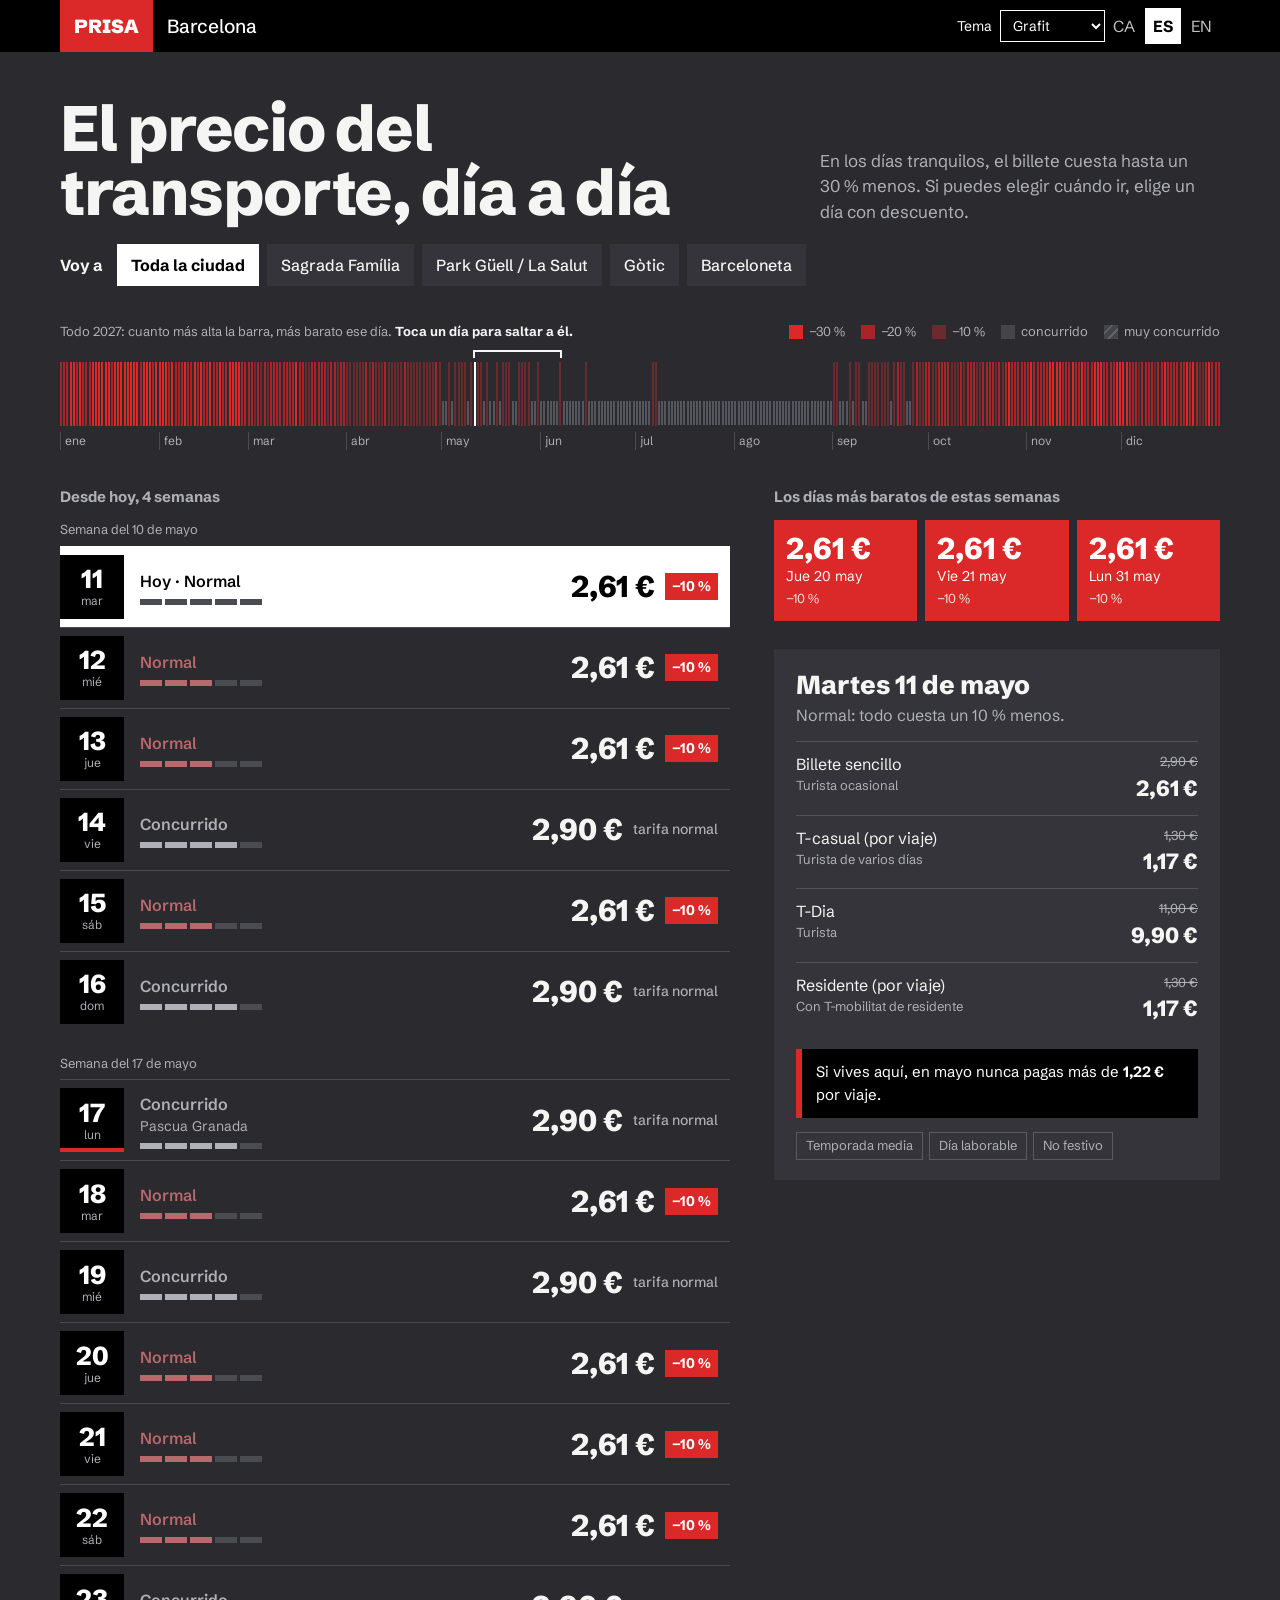
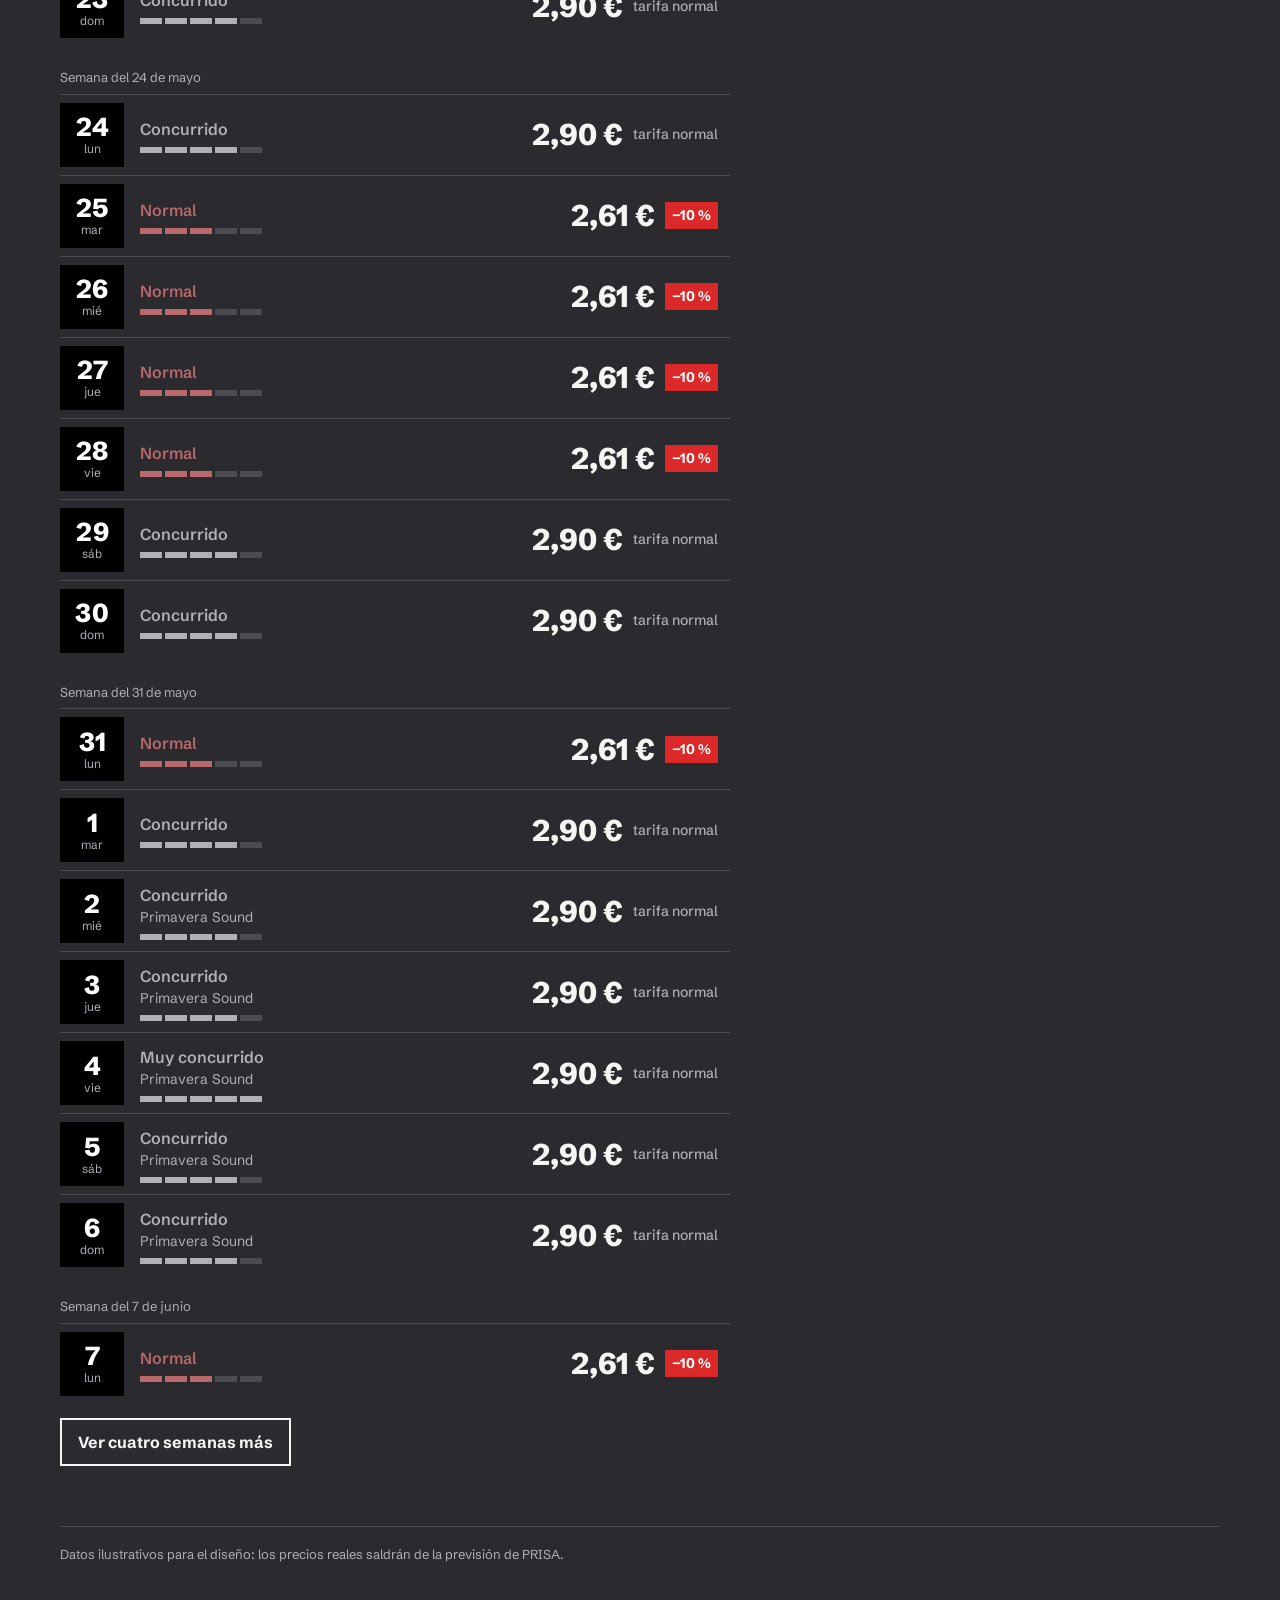
<file: frontend/mockups/02_retol.html>
<!doctype html>
<html lang="es">
<head>
<meta charset="utf-8">
<meta name="viewport" content="width=device-width, initial-scale=1">
<title>PRISA · Rètol</title>
<link rel="preconnect" href="https://fonts.googleapis.com">
<link rel="stylesheet" href="https://fonts.googleapis.com/css2?family=Schibsted+Grotesk:wght@400..900&display=swap">
<style>
  /* themes: every colour is a token; red always marks a deal (or white on the red theme) */
  :root, [data-theme="grafit"] {
    --bg: #2a2a2f; --panel: #34343a; --panel-ink: #f5f5f3; --panel-muted: #b0b0b8; --line: #4b4b52; --ink: #f5f5f3; --muted: #b0b0b8;
    --red: #db2828; --top-bg: #000; --top-ink: #fff; --logo-bg: #db2828; --logo-ink: #fff; --chip: #34343a;
    --sel-bg: #fff; --sel-ink: #000; --sel-muted: #4b4b52; --date-bg: #000; --date-ink: #fff; --date-muted: #b0b0b8;
    --tag-bg: #db2828; --tag-ink: #fff; --best-bg: #db2828; --best-ink: #fff; --block-bg: #000; --block-ink: #fff;
    --bar-full: #55555d; --today: #fff; --hover: rgba(255,255,255,.04); --focus: #fff; --hatch-ink: rgba(255,255,255,.16);
    --t-muy-baja: #db2828; --t-baja: #a82428; --t-media: #6b2a2d; --t-alta: #44444b; --t-muy-alta: #44444b;
    --c-muy-baja: #ff4d4d; --c-baja: #e0575b; --c-media: #b9686b; --c-full: #b0b0b8;
  }
  [data-theme="nit"] {
    --bg: #1b2030; --panel: #262c3d; --panel-ink: #f2f3f6; --panel-muted: #a7aec0; --line: #3b4255; --ink: #f2f3f6; --muted: #a7aec0;
    --chip: #262c3d; --sel-muted: #4a5166; --date-muted: #a7aec0;
    --bar-full: #4a5268; --hover: rgba(255,255,255,.04); --hatch-ink: rgba(255,255,255,.14);
    --t-baja: #a8262b; --t-media: #632a35; --t-alta: #394055; --t-muy-alta: #394055; --c-full: #a7aec0;
  }
  [data-theme="carbo"] {
    --bg: #000; --panel: #161616; --panel-ink: #fff; --panel-muted: #9c9c9c; --line: #2f2f2f; --ink: #fff; --muted: #9c9c9c;
    --top-bg: #db2828; --logo-bg: #000; --chip: #1c1c1c; --date-bg: #1c1c1c; --block-bg: #1c1c1c; --date-muted: #9c9c9c;
    --bar-full: #3a3a3a; --hover: rgba(255,255,255,.05);
    --t-baja: #a1191d; --t-media: #5c1a1c; --t-alta: #2c2c2c; --t-muy-alta: #2c2c2c; --c-full: #9c9c9c;
  }
  [data-theme="blanc"] {
    --bg: #fff; --panel: #f2f2f2; --panel-ink: #000; --panel-muted: #696973; --line: #e2e2e5; --ink: #000; --muted: #696973;
    --chip: #f2f2f2; --sel-bg: #000; --sel-ink: #fff; --sel-muted: #b8b8c0; --date-muted: #b8b8c0;
    --bar-full: #cdcdd2; --today: #000; --hover: rgba(0,0,0,.03); --focus: #000; --hatch-ink: rgba(0,0,0,.2);
    --t-muy-baja: #db2828; --t-baja: #e8696a; --t-media: #f3b4b4; --t-alta: #dedee2; --t-muy-alta: #dedee2;
    --c-muy-baja: #c21f1f; --c-baja: #b23a3a; --c-media: #8f5555; --c-full: #696973;
  }
  [data-theme="panot"] {
    --bg: #d5d5d1; --panel: #fff; --panel-ink: #151515; --panel-muted: #5e5e63; --line: #b9b9b4; --ink: #151515; --muted: #55555a;
    --chip: #e6e6e3; --sel-bg: #000; --sel-ink: #fff; --sel-muted: #b8b8c0; --date-muted: #b8b8c0;
    --bar-full: #a9a9a4; --today: #000; --hover: rgba(0,0,0,.04); --focus: #000; --hatch-ink: rgba(0,0,0,.22);
    --t-muy-baja: #db2828; --t-baja: #e46163; --t-media: #eea7a7; --t-alta: #bdbdb8; --t-muy-alta: #bdbdb8;
    --c-muy-baja: #b81c1c; --c-baja: #a53535; --c-media: #7d4c4c; --c-full: #55555a;
  }
  [data-theme="vermell"] {
    --bg: #db2828; --panel: #fff; --panel-ink: #000; --panel-muted: #696973; --line: #ec7a7a; --ink: #fff; --muted: #fde0e0;
    --top-bg: #000; --logo-bg: #fff; --logo-ink: #db2828; --chip: #b81f1f; --sel-tag-bg: #db2828; --sel-tag-ink: #fff;
    --sel-bg: #000; --sel-ink: #fff; --sel-muted: #b8b8c0; --tag-bg: #000; --tag-ink: #fff; --best-bg: #000; --best-ink: #fff;
    --bar-full: #a51d1d; --today: #000; --hover: rgba(0,0,0,.06); --focus: #000; --hatch-ink: rgba(0,0,0,.25);
    --t-muy-baja: #fff; --t-baja: #f8c4c4; --t-media: #ee8b8b; --t-alta: #a51d1d; --t-muy-alta: #a51d1d;
    --c-muy-baja: #fff; --c-baja: #ffe1e1; --c-media: #ffc2c2; --c-full: #fde0e0;
  }
  * { box-sizing: border-box; }
  html { background: var(--bg); }
  body { transition: background-color .3s; }
  body { margin: 0; color: var(--ink); font: 400 16px/1.5 "Schibsted Grotesk", system-ui, sans-serif; }
  button { font: inherit; color: inherit; }
  :focus-visible { outline: 3px solid var(--focus); outline-offset: 2px; }
  .wrap { max-width: 1240px; margin: 0 auto; padding: 0 clamp(16px, 4vw, 40px); }

  .bar { background: var(--top-bg); color: var(--top-ink); }
  .bar .wrap { display: flex; align-items: stretch; min-height: 52px; }
  .logo { display: flex; align-items: stretch; font-weight: 900; font-size: 19px; }
  .logo span { display: flex; align-items: center; padding: 0 14px; }
  .logo span:first-child { background: var(--logo-bg); color: var(--logo-ink); }
  .logo span:last-child { color: var(--top-ink); font-weight: 500; }
  .lang { margin-left: 0; display: flex; align-items: center; gap: 2px; }
  .lang button { background: none; border: 0; color: inherit; opacity: .75; padding: 6px 8px; cursor: pointer; }
  .lang button[aria-pressed="true"] { background: var(--top-ink); color: var(--top-bg); font-weight: 700; opacity: 1; }

  .intro { padding: 44px 0 26px; display: grid; grid-template-columns: 1fr auto; gap: 20px 48px; align-items: end; }
  h1 { margin: 0; font-size: clamp(34px, 5.4vw, 64px); line-height: 1; font-weight: 800; letter-spacing: -.02em; max-width: 15ch; }
  .intro p { margin: 0; color: var(--muted); max-width: 40ch; font-size: 17px; }
  .going { grid-column: 1 / -1; display: flex; gap: 8px; flex-wrap: wrap; align-items: center; }
  .going > span { font-weight: 700; margin-right: 6px; }
  .going button { background: var(--chip); border: 0; padding: 9px 14px; cursor: pointer; font-weight: 500; }
  .going button[aria-pressed="true"] { background: var(--sel-bg); color: var(--sel-ink); font-weight: 700; }

  /* the year as one strip: every bar a day */
  .strip { margin: 10px 0 0; }
  .strip .bars { display: grid; grid-template-columns: repeat(365, minmax(0, 1fr)); height: 64px; gap: 1px; align-items: end; cursor: pointer; }
  .strip .bars i { display: block; height: 100%; }
  .strip .bars i.full { height: 38%; background: var(--bar-full); background-image: none; }
  .strip .track { position: relative; padding-top: 12px; }
  .strip .win { position: absolute; top: 0; height: 8px; border: 2px solid var(--ink); border-bottom: 0; pointer-events: none; }
  .strip .bars i.today { background: var(--today) !important; height: 100%; }
  .strip .mlabels { display: grid; grid-template-columns: repeat(365, minmax(0, 1fr)); font-size: 12px; color: var(--muted); margin-top: 6px; }
  .strip .mlabels span { grid-row: 1; white-space: nowrap; border-left: 1px solid var(--line); padding-left: 4px; }
  .strip .cap { display: flex; justify-content: space-between; color: var(--muted); font-size: 13px; margin-bottom: 8px; gap: 12px; flex-wrap: wrap; }
  .strip .cap b { color: var(--ink); }

  .main { display: grid; grid-template-columns: minmax(0, 1.5fr) minmax(0, 1fr); gap: 44px; padding: 36px 0 60px; align-items: start; }
  h2 { font-size: 15px; font-weight: 700; margin: 0 0 12px; color: var(--muted); }
  .week { margin: 22px 0 6px; font-size: 13px; color: var(--muted); }
  .week:first-of-type { margin-top: 0; }
  .row { display: grid; grid-template-columns: 64px 1fr auto; align-items: center; gap: 16px; width: 100%; padding: 8px 12px 8px 0; background: none; border: 0; border-top: 1px solid var(--line); cursor: pointer; text-align: left; }
  .row:hover { background: var(--hover); }
  .row[aria-pressed="true"] { background: var(--sel-bg); color: var(--sel-ink); border-top-color: var(--sel-bg); }
  .row[aria-pressed="true"] .lvl { color: var(--sel-muted); }
  .date { background: var(--date-bg); color: var(--date-ink); height: 64px; display: grid; place-content: center; text-align: center; line-height: 1; }
  .date b { font-size: 26px; font-weight: 800; }
  .date small { font-size: 12px; margin-top: 3px; color: var(--date-muted); }
  .date.hol { box-shadow: inset 0 -4px 0 var(--red); }
  .lvl { font-size: 14px; color: var(--muted); }
  .lvl strong { display: block; color: inherit; font-size: 16px; font-weight: 600; }
  .row[aria-pressed="true"] .lvl strong { color: var(--sel-ink); }
  .row[aria-pressed="true"] .date { box-shadow: inset 0 0 0 2px var(--sel-ink); }
  .meter { display: flex; gap: 3px; margin-top: 6px; }
  .meter span { width: 22px; height: 6px; background: var(--line); }
  .meter span.on { background: currentColor; }
  .row .pr { display: flex; align-items: center; gap: 10px; font-size: 30px; font-weight: 800; letter-spacing: -.01em; }
  .tag { font-size: 14px; font-weight: 700; padding: 3px 7px; background: var(--tag-bg); color: var(--tag-ink); letter-spacing: 0; }
  .row[aria-pressed="true"] .tag:not(.none) { background: var(--sel-tag-bg, var(--tag-bg)); color: var(--sel-tag-ink, var(--tag-ink)); }
  .tag.none { background: none; color: var(--muted); font-weight: 500; padding: 3px 0; }
  .more { margin-top: 14px; background: none; border: 2px solid var(--ink); padding: 10px 16px; font-weight: 700; cursor: pointer; }

  .side { position: sticky; top: 16px; display: grid; gap: 28px; }
  .best { display: grid; grid-template-columns: repeat(3, 1fr); gap: 8px; }
  .best button { background: var(--best-bg); color: var(--best-ink); border: 0; padding: 14px 12px 12px; text-align: left; cursor: pointer; display: grid; gap: 2px; }
  .best button b { font-size: 30px; font-weight: 800; line-height: 1; }
  .best button span { font-size: 14px; }
  .best button small { font-size: 13px; opacity: .85; }
  .ticket { background: var(--panel); color: var(--panel-ink); padding: 22px 22px 20px; }
  .ticket h3 { margin: 0 0 4px; font-size: 26px; font-weight: 800; line-height: 1.1; }
  .ticket .lead { color: var(--panel-muted); margin: 0 0 14px; }
  .ticket table { width: 100%; border-collapse: collapse; }
  .ticket td { padding: 10px 0; border-top: 1px solid color-mix(in srgb, var(--panel-ink) 15%, transparent); vertical-align: top; }
  .ticket td small { display: block; color: var(--panel-muted); font-size: 13px; }
  .ticket td:last-child { text-align: right; font-size: 22px; font-weight: 800; white-space: nowrap; }
  .ticket td:last-child s { display: block; font-size: 13px; font-weight: 400; color: var(--panel-muted); }
  .resident { margin-top: 14px; border-left: 6px solid var(--red); background: var(--block-bg); color: var(--block-ink); padding: 12px 14px; font-size: 15px; }
  .why { margin: 14px 0 0; padding: 0; list-style: none; display: flex; flex-wrap: wrap; gap: 6px; }
  .why li { border: 1px solid color-mix(in srgb, var(--panel-ink) 20%, transparent); padding: 3px 9px; font-size: 13px; color: var(--panel-muted); }

  .t-muy-baja { background: var(--t-muy-baja); } .t-baja { background: var(--t-baja); } .t-media { background: var(--t-media); }
  .t-alta { background: var(--t-alta); } .t-muy-alta { background: var(--t-muy-alta); background-image: repeating-linear-gradient(135deg, transparent 0 5px, var(--hatch-ink) 5px 7px); }
  .c-muy-baja { color: var(--c-muy-baja); } .c-baja { color: var(--c-baja); } .c-media { color: var(--c-media); } .c-alta, .c-muy-alta { color: var(--c-full); }
  .theme { display: flex; align-items: center; gap: 8px; margin-left: 18px; font-size: 14px; }
  .theme select { font: inherit; background: var(--top-bg); color: var(--top-ink); border: 1px solid currentColor; padding: 5px 8px; }

  .key { display: flex; gap: 16px; flex-wrap: wrap; font-size: 13px; color: var(--muted); }
  .key span { display: flex; align-items: center; gap: 6px; }
  .key i { width: 14px; height: 14px; display: block; }
  footer { border-top: 1px solid var(--line); padding: 18px 0 40px; color: var(--muted); font-size: 13px; }

  @media (prefers-reduced-motion: no-preference) {
    .strip .bars.grow i { animation: rise .7s cubic-bezier(.2, .7, .2, 1) both; animation-delay: calc(var(--d) * 2ms); transform-origin: bottom; }
    @keyframes rise { from { transform: scaleY(0); } }
  }
  @media (max-width: 960px) { .main { grid-template-columns: 1fr; } .side { position: static; order: -1; } .intro { grid-template-columns: 1fr; } }
  @media (max-width: 560px) {
    .logo span:last-child { display: none; } .theme span { display: none; }
    .strip .bars { height: 44px; gap: 0; } .strip .mlabels span { font-size: 0; } .strip .mlabels span::first-letter { font-size: 12px; }
    .row { grid-template-columns: 52px 1fr auto; gap: 12px; } .date { height: 54px; } .date b { font-size: 22px; }
    .row .pr { font-size: 24px; flex-direction: column; align-items: flex-end; gap: 2px; } .meter span { width: 14px; }
    .best button b { font-size: 24px; }
  }
</style>
</head>
<body>
<div class="bar"><div class="wrap">
  <div class="logo"><span>PRISA</span><span>Barcelona</span></div>
  <label class="theme" style="margin-left:auto"><span>Tema</span><select id="theme"><optgroup label="Oscuros"><option value="grafit">Grafit</option><option value="nit">Nit</option><option value="carbo">Carbó</option></optgroup><optgroup label="Claros"><option value="blanc">Blanc</option><option value="panot">Panot</option><option value="vermell">Vermell</option></optgroup></select></label>
  <div class="lang" role="group" aria-label="Idioma"><button aria-pressed="false">CA</button><button aria-pressed="true">ES</button><button aria-pressed="false">EN</button></div>
</div></div>

<div class="wrap">
  <section class="intro">
    <h1>El precio del transporte, día a día</h1>
    <p>En los días tranquilos, el billete cuesta hasta un 30&nbsp;% menos. Si puedes elegir cuándo ir, elige un día con descuento.</p>
    <div class="going" role="group" aria-label="Zona"><span>Voy a</span><span id="zones" style="display:contents"></span></div>
  </section>

  <section class="strip" aria-label="Todo 2027 de un vistazo">
    <div class="cap"><span>Todo 2027: cuanto más alta la barra, más barato ese día. <b>Toca un día para saltar a él.</b></span>
      <span class="key" id="key"></span></div>
    <div class="track"><div class="win" id="win"></div><div class="bars grow" id="bars"></div></div>
    <div class="mlabels" id="mlabels"></div>
  </section>

  <section class="main">
    <div>
      <h2 id="listhead">Próximas cuatro semanas</h2>
      <div id="list"></div>
      <button class="more" id="more">Ver cuatro semanas más</button>
    </div>
    <div class="side">
      <div>
        <h2>Los días más baratos de estas semanas</h2>
        <div class="best" id="best"></div>
      </div>
      <div class="ticket" id="ticket" aria-live="polite"></div>
    </div>
  </section>
  <footer>Datos ilustrativos para el diseño: los precios reales saldrán de la previsión de PRISA.</footer>
</div>

<script src="data.js"></script>
<script>
const P = PRISA;
const tIdx = P.todayIndex();
const state = { zone: "city", start: tIdx, weeks: 4, sel: tIdx };
const $ = (id) => document.getElementById(id);
const LEVEL = { "muy-baja": "Muy tranquilo", baja: "Tranquilo", media: "Normal", alta: "Concurrido", "muy-alta": "Muy concurrido" };
const metered = (k) => ({ "muy-baja": 1, baja: 2, media: 3, alta: 4, "muy-alta": 5 })[k];

function renderStrip() {
  const days = P.days(state.zone);
  const end = state.start + state.weeks * 7;
  $("bars").innerHTML = days.map((d) => {
    const cls = [`t-${d.tier.key}`, d.discount ? "" : "full", d.i === tIdx ? "today" : ""].join(" ");
    return `<i class="${cls}" style="--d:${d.i}" data-i="${d.i}" title="${P.longDate(d)}: ${P.eur(P.price(2.9, d.discount))}"></i>`;
  }).join("");
  $("win").style.left = (state.start / 365 * 100) + "%";
  $("win").style.width = (Math.min(365, end) - state.start) / 365 * 100 + "%";
  $("mlabels").innerHTML = P.MONTHS.map((m, k) => {
    const first = days.find((d) => d.month === k).i;
    return `<span style="grid-column:${first + 1} / span ${P.monthDays(state.zone, k).length}">${m.slice(0, 3)}</span>`;
  }).join("");
  $("key").innerHTML = P.TIERS.map((t) => `<span><i class="t-${t.key}"></i>${t.discount ? "−" + t.discount * 100 + " %" : LEVEL[t.key].toLowerCase()}</span>`).join("");
}

function row(d) {
  const pr = P.price(2.9, d.discount);
  const n = metered(d.tier.key);
  return `<button class="row" data-i="${d.i}" aria-pressed="${d.i === state.sel}">
    <span class="date ${d.holiday ? "hol" : ""}"><b>${d.day}</b><small>${P.WD_ABBR[d.wd]}</small></span>
    <span class="lvl c-${d.tier.key}"><strong>${d.i === tIdx ? "Hoy · " : ""}${LEVEL[d.tier.key]}</strong>${d.holiday || d.event || ""}
      <span class="meter" aria-hidden="true">${[1, 2, 3, 4, 5].map((k) => `<span class="${k <= n ? "on" : ""}"></span>`).join("")}</span></span>
    <span class="pr">${P.eur(pr)}${d.discount ? `<span class="tag">−${d.discount * 100} %</span>` : `<span class="tag none">tarifa normal</span>`}</span>
  </button>`;
}

function renderList() {
  const days = P.days(state.zone);
  const win = days.slice(state.start, state.start + state.weeks * 7);
  let html = "", wk = null;
  for (const d of win) {
    const monday = d.i - d.wd;
    if (monday !== wk) { wk = monday; const m = days[Math.max(0, monday)]; html += `<div class="week">Semana del ${m.day} de ${P.MONTHS[m.month]}</div>`; }
    html += row(d);
  }
  $("list").innerHTML = html;
  $("listhead").textContent = state.start === tIdx ? `Desde hoy, ${state.weeks} semanas` : `Desde el ${P.longDate(days[state.start])}`;
  $("more").hidden = state.start + state.weeks * 7 >= 365;
  const best = [...win].sort((a, b) => b.discount - a.discount || a.p - b.p).slice(0, 3).sort((a, b) => a.i - b.i);
  $("best").innerHTML = best.map((d) => `<button data-i="${d.i}"><b>${P.eur(P.price(2.9, d.discount))}</b><span>${P.cap(P.WD_ABBR[d.wd])} ${d.day} ${P.MONTHS[d.month].slice(0, 3)}</span><small>${d.discount ? "−" + d.discount * 100 + " %" : "tarifa normal"}</small></button>`).join("");
}

function renderTicket() {
  const d = P.days(state.zone)[state.sel];
  const cap = P.residentCap(state.zone, d.month);
  $("ticket").innerHTML = `
    <h3>${P.cap(P.longDate(d))}</h3>
    <p class="lead">${LEVEL[d.tier.key]}${d.discount ? `: todo cuesta un ${d.discount * 100} % menos.` : ": se paga la tarifa normal."}</p>
    <table>${P.productPrices(d, state.zone).map((p) => `<tr><td>${p.name}<small>${p.capped ? "Con T-mobilitat de residente" : p.who}</small></td><td>${d.discount ? `<s>${P.eur(p.ref)}</s>` : ""}${P.eur(p.value)}</td></tr>`).join("")}</table>
    <div class="resident">Si vives aquí, en ${P.MONTHS[d.month]} nunca pagas más de <b>${P.eur(cap)}</b> por viaje.</div>
    <ul class="why" aria-label="Por qué este precio">${P.factors(d).map((f) => `<li>${f}</li>`).join("")}</ul>`;
}

function render() {
  $("zones").innerHTML = P.ZONES.map((z) => `<button data-zone="${z.id}" aria-pressed="${z.id === state.zone}">${z.name}</button>`).join("");
  renderStrip(); renderList(); renderTicket();
}

document.addEventListener("click", (e) => {
  const t = e.target.closest("[data-i],[data-zone],#more");
  if (!t) return;
  $("bars").classList.remove("grow");
  if (t.id === "more") { state.weeks += 4; render(); return; }
  if (t.dataset.zone) { state.zone = t.dataset.zone; render(); return; }
  const i = +t.dataset.i;
  state.sel = i;
  if (t.closest("#bars")) {  // jump the agenda to the week of that day
    const d = P.days(state.zone)[i];
    state.start = Math.max(0, i - d.wd); state.weeks = 4;
    render();
    document.querySelector(`.row[data-i="${i}"]`)?.scrollIntoView({ block: "center", behavior: "smooth" });
    return;
  }
  document.querySelectorAll(".row").forEach((r) => r.setAttribute("aria-pressed", +r.dataset.i === i));
  renderTicket();
});
const THEMES = ["grafit", "nit", "carbo", "blanc", "panot", "vermell"];
function setTheme(t) {
  if (!THEMES.includes(t)) t = "grafit";
  document.documentElement.dataset.theme = t;
  $("theme").value = t;
  try { localStorage.setItem("prisa-theme", t); } catch (e) {}
}
let saved = new URLSearchParams(location.search).get("theme");
if (!saved) { try { saved = localStorage.getItem("prisa-theme"); } catch (e) {} }
setTheme(saved);
$("theme").addEventListener("change", (e) => setTheme(e.target.value));
render();
</script>
</body>
</html>
</file>
